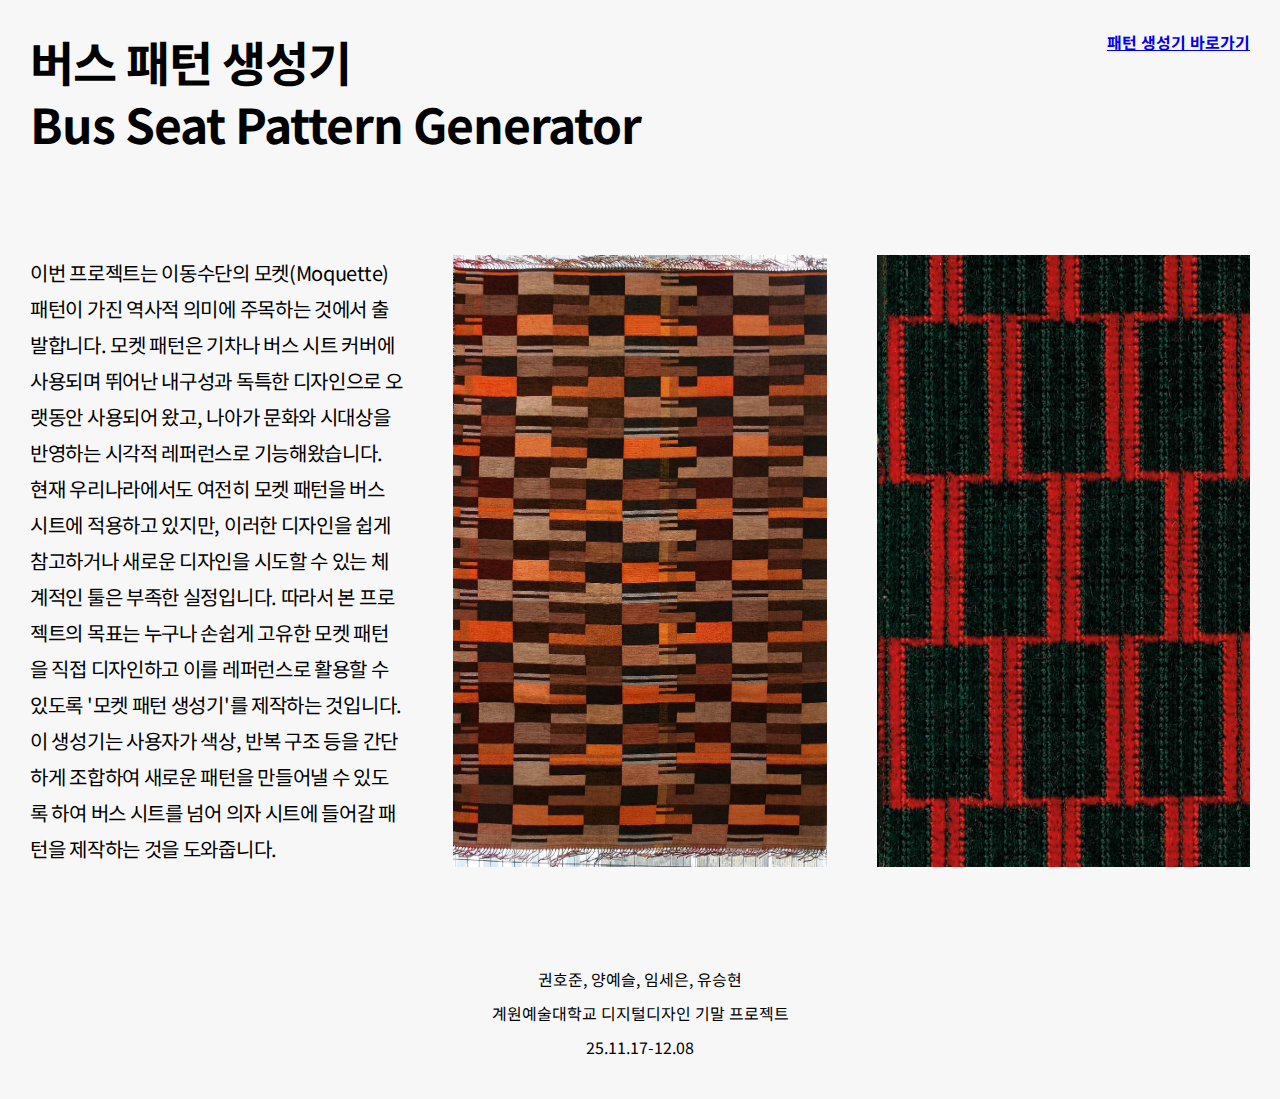
<file: BSPG/index.html>
<!DOCTYPE html>
<html lang="en">
<head>
    <meta charset="UTF-8">
    <meta name="viewport" content="width=device-width, initial-scale=1.0">
    <title>BSPG | 홈</title>
    <link rel="stylesheet" href="style.css">
    <link rel="preconnect" href="https://fonts.googleapis.com">
<link rel="preconnect" href="https://fonts.gstatic.com" crossorigin>
<link href="https://fonts.googleapis.com/css2?family=Noto+Sans+KR:wght@100..900&display=swap" rel="stylesheet">
    <link rel="shortcut icon" href="data/favicon/favicon_1.png" type="image/x-icon">
</head>
<body>
    <div id="wrap">
        <div id="header">
            <div class="logo">
                <p>버스 패턴 생성기</p>
                <p>Bus Seat Pattern Generator</p>
            </div>
            <div class="header-button">
                <a href="pattern2.html"><p>패턴 생성기 바로가기</p></a>
            </div>
        </div>
        <div id="main">
            <div class="context">
                이번 프로젝트는 이동수단의 모켓(Moquette) 패턴이 가진 역사적 의미에 주목하는 것에서 출발합니다. 모켓 패턴은 기차나 버스 시트 커버에 사용되며 뛰어난 내구성과 독특한 디자인으로 오랫동안 사용되어 왔고, 나아가 문화와 시대상을 반영하는 시각적 레퍼런스로 기능해왔습니다. 현재 우리나라에서도 여전히 모켓 패턴을 버스 시트에 적용하고 있지만, 이러한 디자인을 쉽게 참고하거나 새로운 디자인을 시도할 수 있는 체계적인 툴은 부족한 실정입니다. 따라서 본 프로젝트의 목표는 누구나 손쉽게 고유한 모켓 패턴을 직접 디자인하고 이를 레퍼런스로 활용할 수 있도록 '모켓 패턴 생성기'를 제작하는 것입니다. 이 생성기는 사용자가 색상, 반복 구조 등을 간단하게 조합하여 새로운 패턴을 만들어낼 수 있도록 하여 버스 시트를 넘어 의자 시트에 들어갈 패턴을 제작하는 것을 도와줍니다.
            </div>
            <div class="imgContainer">
                <img src="data/BSPG_img_1.png" alt="">
            </div>
            <div class="imgContainer">
                <img src="data/BSPG_img_2.png" alt="">
            </div>
        </div>
        <div id="footer">
                <ul>
                    <li>권호준, 양예슬, 임세은, 유승현</li>
                    <li>계원예술대학교 디지털디자인 기말 프로젝트</li>
                    <li>25.11.17-12.08</li>
                </ul>
        </div>
    </div>
</body>
</html>
</file>
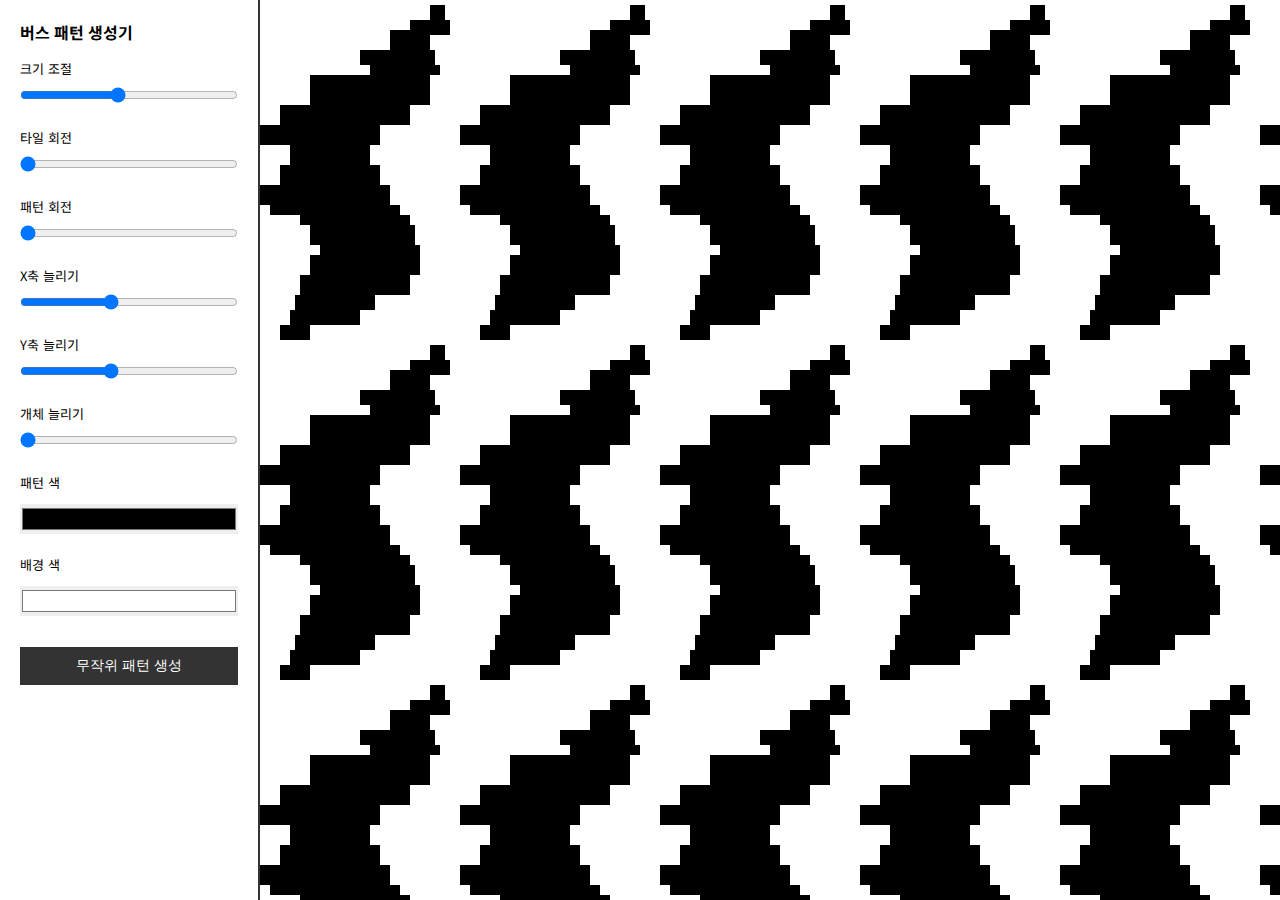
<file: BSPG/pattern2.html>
<!DOCTYPE html>
<html lang="ko">
<head>
    <meta charset="UTF-8">
    <title>BSPG | 패턴 생성기</title>
    <link rel="preconnect" href="https://fonts.googleapis.com">
<link rel="preconnect" href="https://fonts.gstatic.com" crossorigin>
<link href="https://fonts.googleapis.com/css2?family=Noto+Sans+KR:wght@100..900&display=swap" rel="stylesheet">
<link rel="shortcut icon" href="data/favicon/favicon_1.png" type="image/x-icon">
  <style>
    * { margin: 0; padding: 0; box-sizing: border-box; }
    body {
        display: flex;
        height: 100vh;
        overflow: hidden;
        background: #111;
        font-family: "Noto Sans KR", sans-serif;
        color: #000000;
    }

    /* 좌측 컨트롤 패널 */
    #controls {
      width: 260px;
      background: #ffffff;
      padding: 20px;
      overflow-y: auto;
      border-right: 2px solid #333;
    }

    #controls h2 {
      font-size: 16px;
      margin-bottom: 15px;
    }

    .control-group {
      margin-bottom: 20px;
    }

    .control-label {
      font-size: 13px;
      margin-bottom: 6px;
      display: block;
    }

    input[type="range"] {
      width: 100%;
    }

    input[type="color"] {
      width: 100%;
      height: 30px;
      border: none;
      margin-top: 6px;
    }

    button {
      width: 100%;
      padding: 10px;
      margin-top: 10px;
      background: #333;
      color: #fff;
      border: none;
      cursor: pointer;
      font-size: 14px;
    }
    button:hover { background: #444; }

    #canvas-wrapper { flex: 1; position: relative; }
    #myCanvas { width: 100%; height: 100%; display: block; }
  </style>
</head>
<body>

  <div id="controls">
    <h2>버스 패턴 생성기</h2>

    <div class="control-group">
      <label class="control-label">크기 조절</label>
      <input id="scale" type="range" min="0.2" max="2" step="0.1" value="1">
    </div>

    <div class="control-group">
      <label class="control-label">타일 회전</label>
      <input id="rotation" type="range" min="0" max="6.28" step="0.01" value="0">
    </div>

    <div class="control-group">
      <label class="control-label">패턴 회전</label>
      <input id="patternRot" type="range" min="0" max="6.28" step="0.01" value="0">
    </div>

    <div class="control-group">
      <label class="control-label">X축 늘리기</label>
      <input id="densityX" type="range" min="0.3" max="2" step="0.1" value="1">
    </div>

    <div class="control-group">
      <label class="control-label">Y축 늘리기</label>
      <input id="densityY" type="range" min="0.3" max="2" step="0.1" value="1">
    </div>

    <!-- 새로 추가된 Module Boost -->
    <div class="control-group">
      <label class="control-label">개체 늘리기</label>
      <input id="moduleBoost" type="range" min="1" max="3" step="0.1" value="1">
    </div>

    <div class="control-group">
      <label class="control-label">패턴 색</label>
      <input id="patternColor" type="color" value="#000000">
    </div>

    <div class="control-group">
      <label class="control-label">배경 색</label>
      <input id="bgColor" type="color" value="#ffffff">
    </div>

    <button id="randomBtn">무작위 패턴 생성</button>
  </div>

  <div id="canvas-wrapper">
    <canvas id="myCanvas"></canvas>
  </div>

  <script src="pattern2.js"></script>
</body>
</html>
</file>
<file: BSPG/style.css>
body{
    background-color: rgb(247, 247, 247);
    margin: 0;
    font-family: "Noto Sans KR", sans-serif;
}

#wrap{
    display: flex;
    flex-direction: column;
    margin: 30px;
}

p{
    margin: 0;
}

#header{
    display: flex;
    flex-direction: row;
    justify-content: space-between;
}

.header-button{
    font-weight: 700;
    text-decoration: none;
    color: black;
}







#main{
    margin-top: 100px;
    margin-bottom: 100px;
    display: grid;
    grid-template-columns: repeat(3, 1fr);
    gap: 50px;
    
}

.logo{
    font-size: 3rem;
    font-weight: 700;
    letter-spacing: -1px;
    line-height: 130%;
}

.context{
    font-size: 1.25rem;
    letter-spacing: -0.3px;
    line-height: 180%;
}

.imgContainer{
    margin: 0 auto;
}

.imgContainer img{
    width: 100%;
    height: 100%;
}















#footer{
    margin: 0 auto;
    text-align: center;
}

#footer ul{
    margin: 0;
    padding: 0;
    list-style-type: none;
}

#footer li{
    margin-bottom: 10px;
}
</file>
